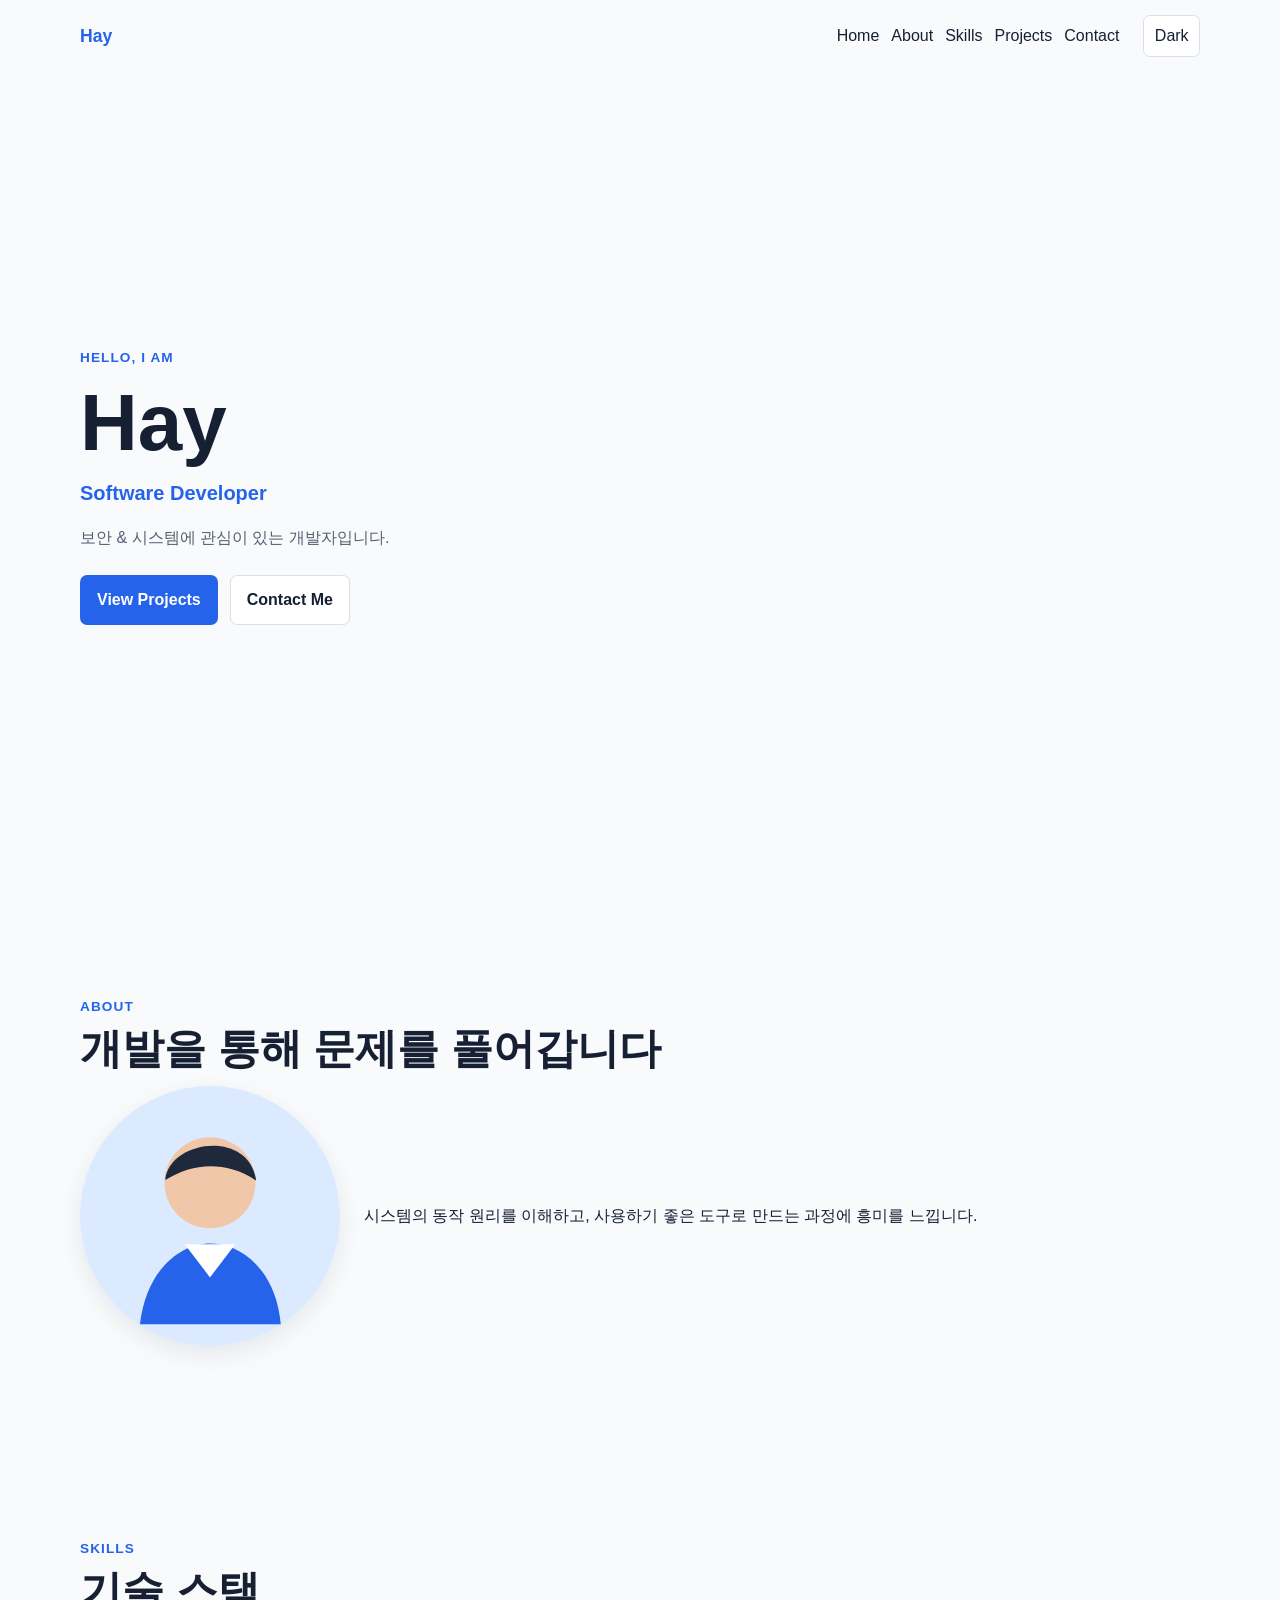
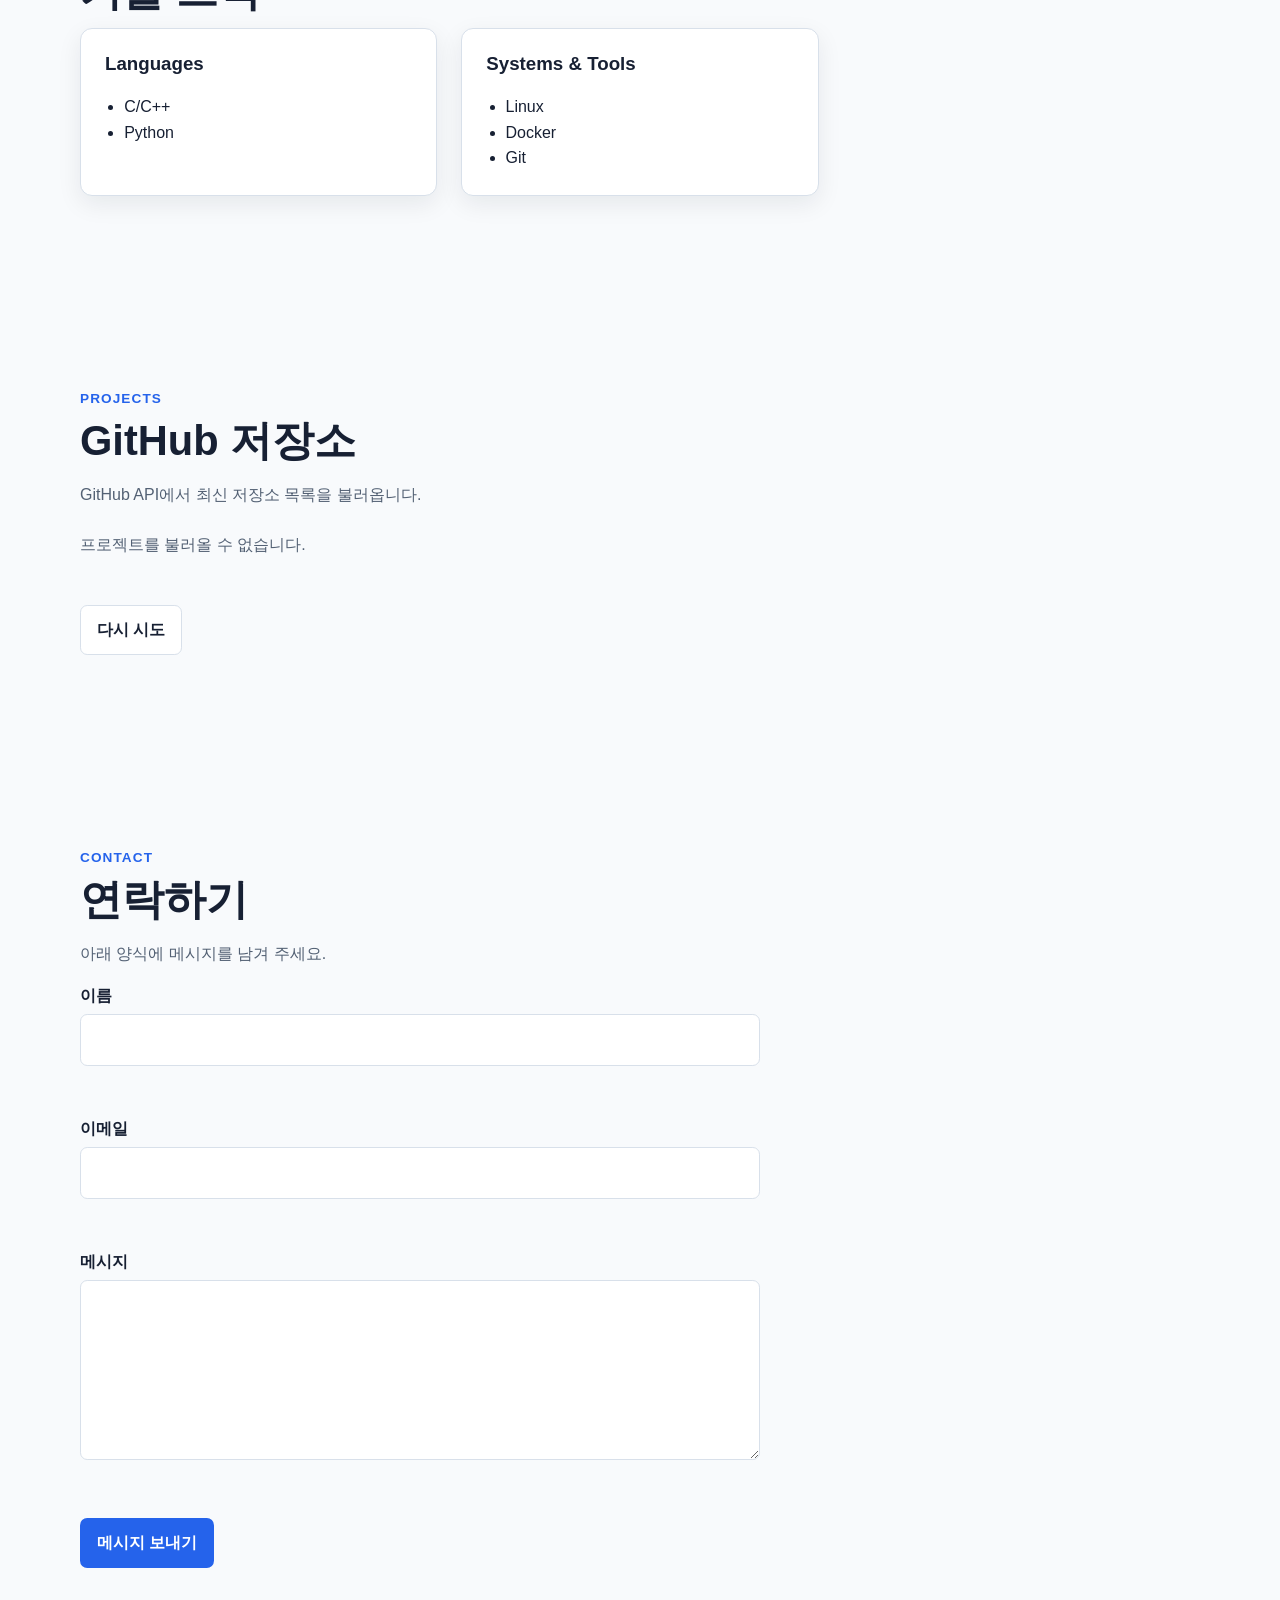
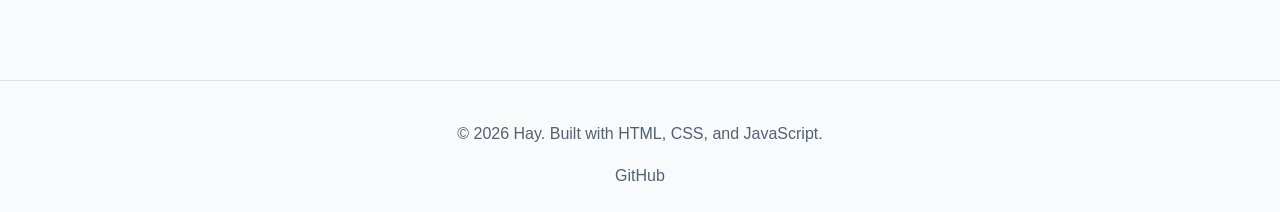
<file: B1-1/index.html>
<!DOCTYPE html>
<html lang="ko">
  <head>
    <meta charset="UTF-8" />
    <meta name="viewport" content="width=device-width, initial-scale=1.0" />
    <meta name="description" content="Hay의 개발자 포트폴리오" />
    <title>Hay | Portfolio</title>
    <link rel="stylesheet" href="css/style.css" />
    <script src="js/main.js" defer></script>
  </head>
  <body>
    <header class="site-header">
      <nav class="navigation" aria-label="주요 메뉴">
        <a class="brand" href="#home">Hay</a>
        <button class="menu-button" type="button" aria-label="메뉴 열기" aria-expanded="false">☰</button>
        <div class="nav-actions">
          <ul class="nav-links">
            <li><a href="#home">Home</a></li>
            <li><a href="#about">About</a></li>
            <li><a href="#skills">Skills</a></li>
            <li><a href="#projects">Projects</a></li>
            <li><a href="#contact">Contact</a></li>
          </ul>
          <button class="theme-button" type="button" aria-label="다크 모드 전환">Dark</button>
        </div>
      </nav>
    </header>

    <main>
      <section id="home" class="hero section">
        <div class="hero-content">
          <p class="eyebrow">Hello, I am</p>
          <h1>Hay</h1>
          <p class="hero-role">Software Developer</p>
          <p class="hero-description">보안 &amp; 시스템에 관심이 있는 개발자입니다.</p>
          <div class="hero-actions">
            <a class="button primary-button" href="#projects">View Projects</a>
            <a class="button secondary-button" href="#contact">Contact Me</a>
          </div>
        </div>
      </section>

      <section id="about" class="section reveal">
        <div class="section-heading">
          <p class="eyebrow">About</p>
          <h2>개발을 통해 문제를 풀어갑니다</h2>
        </div>
        <article class="about-content">
          <img class="profile-image" src="images/profile.svg" alt="Hay를 나타내는 프로필 일러스트" />
          <div>
            <p>시스템의 동작 원리를 이해하고, 사용하기 좋은 도구로 만드는 과정에 흥미를 느낍니다.</p>
          </div>
        </article>
      </section>

      <section id="skills" class="section reveal">
        <div class="section-heading">
          <p class="eyebrow">Skills</p>
          <h2>기술 스택</h2>
        </div>
        <div class="skills-grid">
          <article class="skill-card"><h3>Languages</h3><ul><li>C/C++</li><li>Python</li></ul></article>
          <article class="skill-card"><h3>Systems &amp; Tools</h3><ul><li>Linux</li><li>Docker</li><li>Git</li></ul></article>
        </div>
      </section>

      <section id="projects" class="section reveal">
        <div class="section-heading">
          <p class="eyebrow">Projects</p>
          <h2>GitHub 저장소</h2>
          <p>GitHub API에서 최신 저장소 목록을 불러옵니다.</p>
        </div>
        <div id="project-status" class="project-status" role="status" aria-live="polite">프로젝트를 불러오는 중...</div>
        <div id="projects-list" class="projects-grid"></div>
        <button id="retry-button" class="button secondary-button retry-button" type="button" hidden>다시 시도</button>
      </section>

      <section id="contact" class="section reveal">
        <div class="section-heading">
          <p class="eyebrow">Contact</p>
          <h2>연락하기</h2>
          <p>아래 양식에 메시지를 남겨 주세요.</p>
        </div>
        <form id="contact-form" class="contact-form" novalidate>
          <div class="form-field">
            <label for="name">이름</label>
            <input id="name" name="name" type="text" />
            <p id="name-error" class="error-message" aria-live="polite"></p>
          </div>
          <div class="form-field">
            <label for="email">이메일</label>
            <input id="email" name="email" type="email" />
            <p id="email-error" class="error-message" aria-live="polite"></p>
          </div>
          <div class="form-field">
            <label for="message">메시지</label>
            <textarea id="message" name="message" rows="6"></textarea>
            <p id="message-error" class="error-message" aria-live="polite"></p>
          </div>
          <button class="button primary-button" type="submit">메시지 보내기</button>
          <p id="form-success" class="success-message" aria-live="polite"></p>
        </form>
      </section>
    </main>

    <footer class="site-footer">
    <p>© 2026 Hay. Built with HTML, CSS, and JavaScript.</p>
        <div class="footer-links">
            <a href="https://github.com/hay-dev2024" target="_blank" rel="noopener noreferrer">
            GitHub
            </a>
        </div>
    </footer>
    <button id="scroll-top" class="scroll-top" type="button" aria-label="맨 위로 이동">↑</button>
  </body>
</html>
</file>
<file: B1-1/css/style.css>
:root {
  --color-background: #f8fafc;
  --color-surface: #ffffff;
  --color-text: #172033;
  --color-muted: #536174;
  --color-primary: #2563eb;
  --color-primary-hover: #1d4ed8;
  --color-border: #d8e0ea;
  --color-error: #b42318;
  --color-success: #067647;
  --font-family: Arial, sans-serif;
  --font-size-base: 1rem;
  --spacing-small: 0.75rem;
  --spacing-medium: 1.5rem;
  --spacing-large: 4.5rem;
  --radius: 0.75rem;
  --shadow: 0 8px 24px rgba(15, 23, 42, 0.08);
}

[data-theme="dark"] {
  --color-background: #111827;
  --color-surface: #1f2937;
  --color-text: #f8fafc;
  --color-muted: #cbd5e1;
  --color-primary: #60a5fa;
  --color-primary-hover: #93c5fd;
  --color-border: #3a465a;
  --color-error: #fda4af;
  --color-success: #6ee7b7;
  --shadow: 0 8px 24px rgba(0, 0, 0, 0.24);
}

* { box-sizing: border-box; }
html { scroll-behavior: smooth; }
body { margin: 0; background: var(--color-background); color: var(--color-text); font-family: var(--font-family); font-size: var(--font-size-base); line-height: 1.6; transition: background-color 0.25s, color 0.25s; }
a { color: inherit; text-decoration: none; }
button, input, textarea { font: inherit; }
button { cursor: pointer; }

.site-header { position: sticky; top: 0; z-index: 10; transition: background-color 0.25s, box-shadow 0.25s; }
.site-header.scrolled { background: var(--color-surface); box-shadow: var(--shadow); }
.navigation { display: flex; align-items: center; justify-content: space-between; min-height: 4.5rem; max-width: 1120px; margin: 0 auto; padding: 0 var(--spacing-medium); }
.brand { color: var(--color-primary); font-size: 1.1rem; font-weight: 700; }
.menu-button, .theme-button { border: 1px solid var(--color-border); border-radius: 0.4rem; background: var(--color-surface); color: var(--color-text); padding: 0.45rem 0.65rem; }
.menu-button { order: 2; }
.nav-actions { display: none; position: absolute; top: 4.5rem; right: 0; left: 0; padding: var(--spacing-medium); background: var(--color-surface); border-bottom: 1px solid var(--color-border); }
.nav-actions.active { display: block; }
.nav-links { display: flex; flex-direction: column; gap: var(--spacing-small); margin: 0 0 var(--spacing-medium); padding: 0; list-style: none; }
.nav-links a:hover { color: var(--color-primary); }

.section { width: min(1120px, calc(100% - 2.5rem)); margin: 0 auto; padding: var(--spacing-large) 0; }
.hero { min-height: calc(100vh - 4.5rem); display: grid; align-items: center; }
.hero-content { max-width: 730px; }
.eyebrow { margin: 0; color: var(--color-primary); font-size: 0.85rem; font-weight: 700; letter-spacing: 0.08em; text-transform: uppercase; }
h1, h2, h3 { line-height: 1.2; }
h1 { margin: 0.4rem 0; font-size: clamp(2.6rem, 10vw, 5rem); }
h2 { margin: 0.4rem 0 0.75rem; font-size: clamp(1.8rem, 5vw, 2.6rem); }
h3 { margin-top: 0; }
.hero-role { margin: 0; color: var(--color-primary); font-size: 1.25rem; font-weight: 700; }
.hero-description, .section-heading > p:not(.eyebrow) { color: var(--color-muted); }
.hero-actions { display: flex; flex-wrap: wrap; gap: var(--spacing-small); margin-top: var(--spacing-medium); }
.button { display: inline-block; border: 1px solid transparent; border-radius: 0.45rem; padding: 0.7rem 1rem; font-weight: 700; transition: transform 0.2s, background-color 0.2s, border-color 0.2s; }
.button:hover { transform: translateY(-2px); }
.primary-button { background: var(--color-primary); color: #fff; }
.primary-button:hover { background: var(--color-primary-hover); }
.secondary-button { background: var(--color-surface); border-color: var(--color-border); color: var(--color-text); }

.about-content { display: grid; gap: var(--spacing-medium); align-items: center; }
.profile-image { width: min(100%, 260px); border-radius: 50%; box-shadow: var(--shadow); }
.skills-grid { display: grid; gap: var(--spacing-medium); }
.skill-card, .project-card { padding: var(--spacing-medium); background: var(--color-surface); border: 1px solid var(--color-border); border-radius: var(--radius); box-shadow: var(--shadow); }
.skill-card ul { margin-bottom: 0; padding-left: 1.2rem; }

.project-status { margin: var(--spacing-medium) 0; color: var(--color-muted); }
.projects-grid { display: grid; grid-template-columns: repeat(auto-fit, minmax(230px, 1fr)); gap: var(--spacing-medium); }
.project-card { display: flex; flex-direction: column; transition: transform 0.2s, box-shadow 0.2s; }
.project-card:hover { transform: translateY(-4px); box-shadow: 0 12px 30px rgba(15, 23, 42, 0.15); }
.project-card p { color: var(--color-muted); flex-grow: 1; }
.project-meta { margin: 0 0 var(--spacing-small); color: var(--color-muted); font-size: 0.9rem; }
.project-link { color: var(--color-primary); font-weight: 700; }
.retry-button { margin-top: var(--spacing-medium); }

.contact-form { max-width: 680px; }
.form-field { margin-bottom: var(--spacing-medium); }
label { display: block; margin-bottom: 0.35rem; font-weight: 700; }
input, textarea { width: 100%; padding: 0.75rem; border: 1px solid var(--color-border); border-radius: 0.45rem; background: var(--color-surface); color: var(--color-text); }
input:focus, textarea:focus { outline: 2px solid var(--color-primary); outline-offset: 2px; }
.input-error { border-color: var(--color-error); }
.error-message { min-height: 1.4rem; margin: 0.25rem 0 0; color: var(--color-error); font-size: 0.9rem; }
.success-message { color: var(--color-success); font-weight: 700; }
.site-footer { padding: var(--spacing-medium); border-top: 1px solid var(--color-border); color: var(--color-muted); text-align: center; }
.scroll-top { position: fixed; right: 1rem; bottom: 1rem; display: none; width: 2.8rem; height: 2.8rem; border: 0; border-radius: 50%; background: var(--color-primary); color: #fff; box-shadow: var(--shadow); }
.scroll-top.visible { display: block; }
.reveal { opacity: 0; transform: translateY(18px); transition: opacity 0.5s, transform 0.5s; }
.reveal.visible { opacity: 1; transform: translateY(0); }

@media (min-width: 768px) {
  .menu-button { display: none; }
  .nav-actions { position: static; display: flex; align-items: center; gap: var(--spacing-medium); padding: 0; border: 0; background: transparent; }
  .nav-links { flex-direction: row; margin: 0; }
  .about-content { grid-template-columns: 260px 1fr; }
  .skills-grid { grid-template-columns: repeat(3, 1fr); }
}

@media (min-width: 1024px) {
  .section { padding: 6rem 0; }
  .navigation { padding: 0; }
}
</file>
